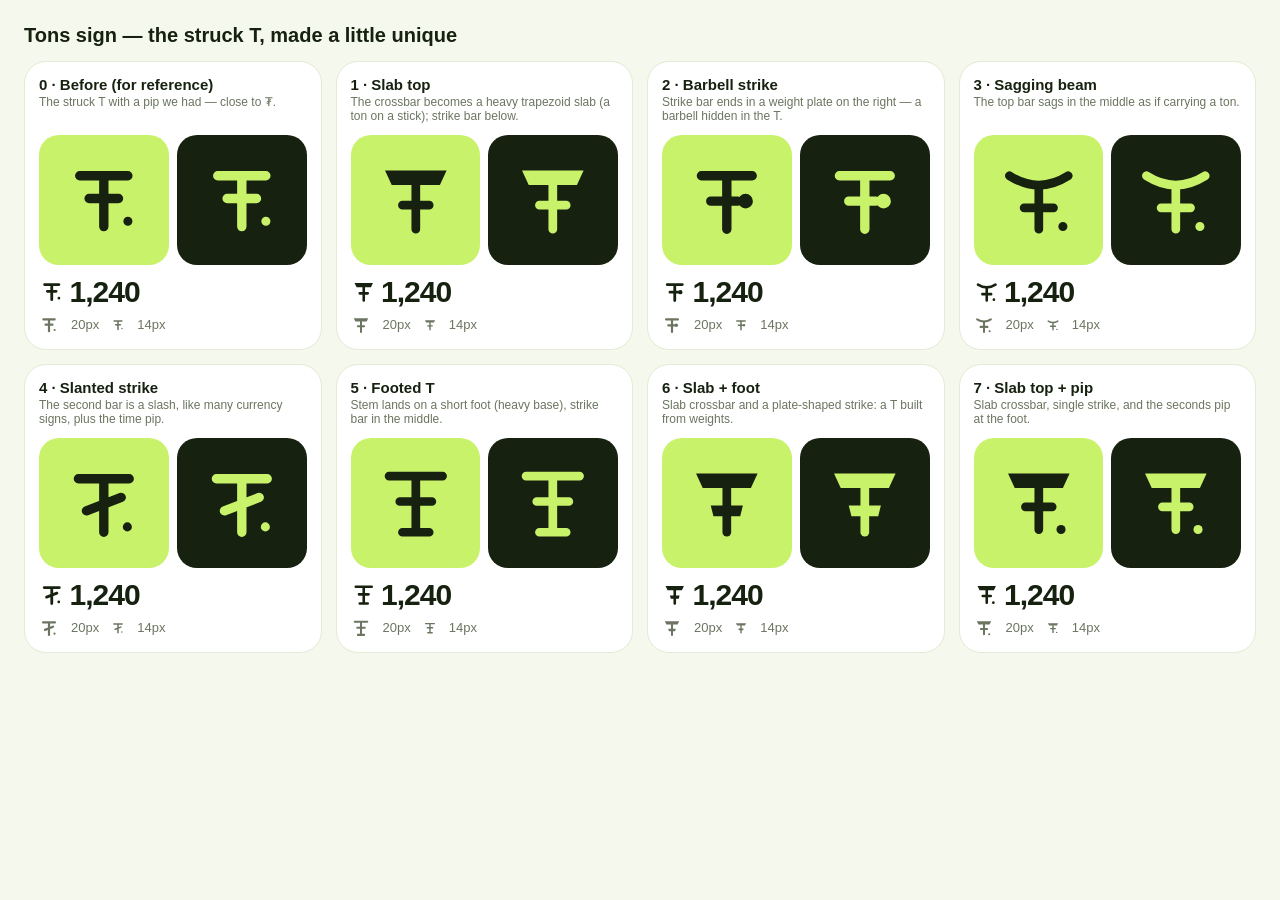
<file: brand/concepts/struck-t-variants.html>
<!doctype html><meta charset="utf-8"><title>Struck-T variants</title>
<style>
body{margin:0;padding:24px;background:#F5F8EC;font-family:-apple-system,"Segoe UI",sans-serif;color:#16210F}
h1{font-size:20px;margin:0 0 14px}.row{display:grid;grid-template-columns:repeat(4,1fr);gap:14px}
.c{background:#fff;border:1px solid #E4EAD5;border-radius:22px;padding:14px}.c h2{margin:0 0 2px;font-size:15px}.c p{margin:0 0 10px;color:#6B7560;font-size:12px;min-height:30px}
.tiles{display:flex;gap:8px}.tile{flex:1;aspect-ratio:1;border-radius:20px;display:grid;place-items:center}.lime{background:#C9F26B}.ink{background:#16210F;color:#C9F26B}.tile svg{width:66%}
.amt{display:flex;align-items:center;gap:5px;margin-top:10px;font-weight:800;font-size:30px;letter-spacing:-1px}.amt svg{width:.85em;height:.85em}
.sm{display:flex;gap:12px;align-items:center;margin-top:6px;color:#6B7560;font-size:13px}
</style>
<h1>Tons sign — the struck T, made a little unique</h1><div class="row" id="r"></div>
<script>
const L='fill="none" stroke="currentColor" stroke-linecap="round" stroke-linejoin="round"';
const sv=(inner,w=7)=>`<svg viewBox="0 0 64 64" ${L} stroke-width="${w}">${inner}</svg>`;
const fill=d=>`<path d="${d}" fill="currentColor" stroke="none"/>`;
const C=[
 {n:'0 · Before (for reference)',d:'The struck T with a pip we had — close to ₮.',
  g:sv('<path d="M14 14H50M32 14V52M21 31H43"/>'+fill('M53.4 48 a3.4 3.4 0 1 1 -6.8 0 a3.4 3.4 0 1 1 6.8 0')) },
 {n:'1 · Slab top',d:'The crossbar becomes a heavy trapezoid slab (a ton on a stick); strike bar below.',
  g:sv(fill('M9 10 H55 L50 21 H14 Z')+'<path d="M32 21V54M22 36H42"/>',6.5)},
 {n:'2 · Barbell strike',d:'Strike bar ends in a weight plate on the right — a barbell hidden in the T.',
  g:sv('<path d="M13 14H51M32 14V54M20 33H40"/>'+fill('M46 33 m-5.5 0 a5.5 5.5 0 1 0 11 0 a5.5 5.5 0 1 0 -11 0'))},
 {n:'3 · Sagging beam',d:'The top bar sags in the middle as if carrying a ton.',
  g:sv('<path d="M10 14 Q32 28 54 14"/><path d="M32 22V54M21 38H43"/>'+fill('M53.4 52 a3.4 3.4 0 1 1 -6.8 0 a3.4 3.4 0 1 1 6.8 0'),6.5)},
 {n:'4 · Slanted strike',d:'The second bar is a slash, like many currency signs, plus the time pip.',
  g:sv('<path d="M13 14H51M32 14V54M19 38L45 28"/>'+fill('M53 50 a3.4 3.4 0 1 1 -6.8 0 a3.4 3.4 0 1 1 6.8 0'))},
 {n:'5 · Footed T',d:'Stem lands on a short foot (heavy base), strike bar in the middle.',
  g:sv('<path d="M12 12H52M32 12V52M20 31H44M22 54H42"/>',6.5)},
 {n:'6 · Slab + foot',d:'Slab crossbar and a plate-shaped strike: a T built from weights.',
  g:sv(fill('M9 10 H55 L50 21 H14 Z')+'<path d="M32 21V54"/>'+fill('M20 34 H44 L42 42 H22 Z'),6.5)},
 {n:'7 · Slab top + pip',d:'Slab crossbar, single strike, and the seconds pip at the foot.',
  g:sv(fill('M9 10 H55 L50 21 H14 Z')+'<path d="M32 21V52M22 35H42"/>'+fill('M52 52 a3.4 3.4 0 1 1 -6.8 0 a3.4 3.4 0 1 1 6.8 0'),6.5)},
];
document.getElementById('r').innerHTML=C.map(c=>`<div class="c"><h2>${c.n}</h2><p>${c.d}</p><div class="tiles"><div class="tile lime" style="color:#16210F">${c.g}</div><div class="tile ink">${c.g}</div></div>
<div class="amt">${c.g}<span>1,240</span></div><div class="sm">${c.g.replace('<svg','<svg style="width:20px;height:20px"')}<span>20px</span>${c.g.replace('<svg','<svg style="width:14px;height:14px"')}<span>14px</span></div></div>`).join('');
</script>
</file>
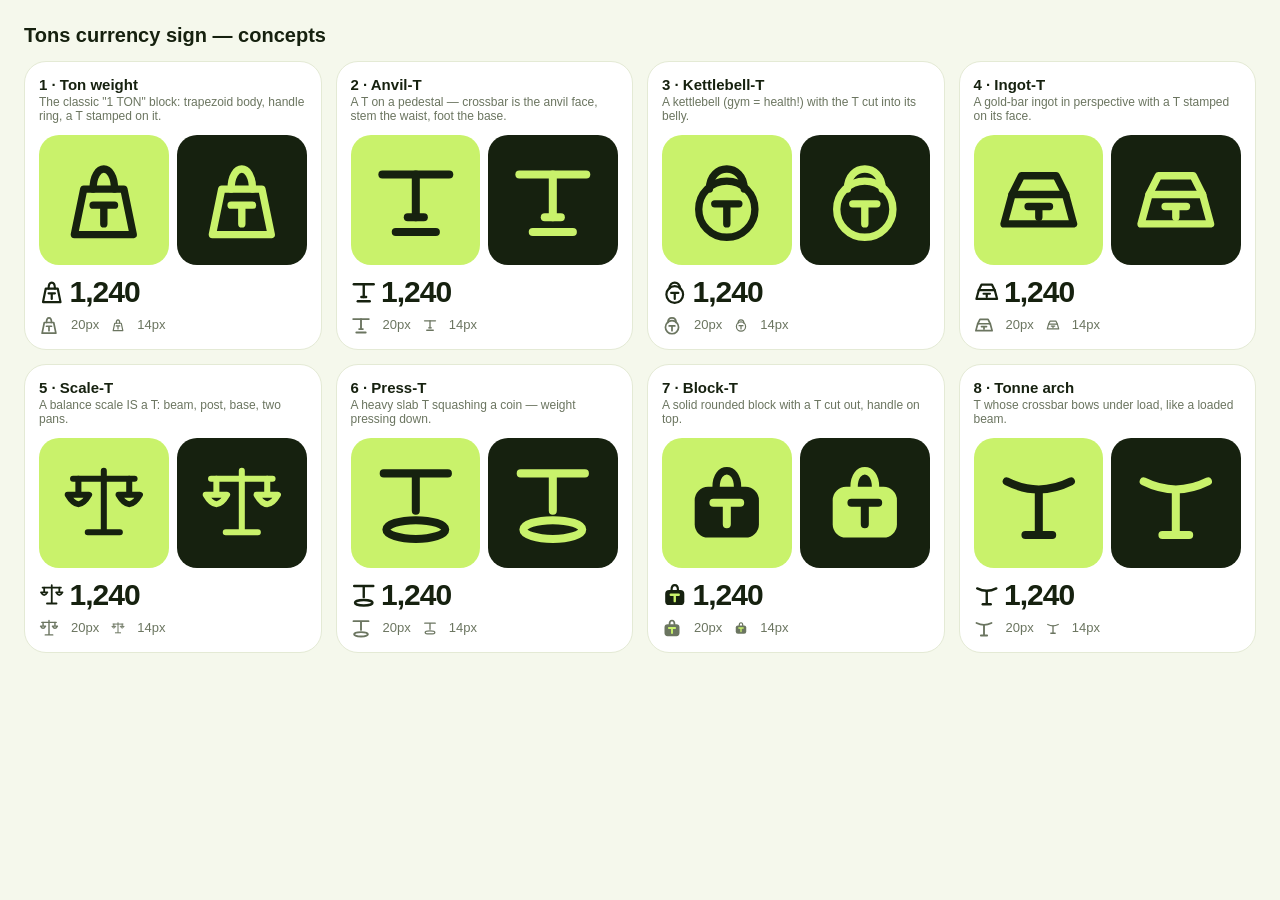
<file: brand/concepts/weights-round-1.html>
<!doctype html><meta charset="utf-8"><title>Tons sign concepts</title>
<style>
body{margin:0;padding:24px;background:#F5F8EC;font-family:-apple-system,"Segoe UI",sans-serif;color:#16210F}
h1{font-size:20px;margin:0 0 14px}.row{display:grid;grid-template-columns:repeat(4,1fr);gap:14px}
.c{background:#fff;border:1px solid #E4EAD5;border-radius:22px;padding:14px}.c h2{margin:0 0 2px;font-size:15px}.c p{margin:0 0 10px;color:#6B7560;font-size:12px;min-height:30px}
.tiles{display:flex;gap:8px}.tile{flex:1;aspect-ratio:1;border-radius:20px;display:grid;place-items:center}.lime{background:#C9F26B}.ink{background:#16210F;color:#C9F26B}.tile svg{width:66%}
.amt{display:flex;align-items:center;gap:5px;margin-top:10px;font-weight:800;font-size:30px;letter-spacing:-1px}.amt svg{width:.85em;height:.85em}
.sm{display:flex;gap:12px;align-items:center;margin-top:6px;color:#6B7560;font-size:13px}
</style>
<h1>Tons currency sign — concepts</h1><div class="row" id="r"></div>
<script>
const S='fill="none" stroke="currentColor" stroke-linecap="round" stroke-linejoin="round"';
const svg=(inner,w=5.5)=>`<svg viewBox="0 0 64 64" ${S} stroke-width="${w}">${inner}</svg>`;
const C=[
 {n:'1 · Ton weight',d:'The classic "1 TON" block: trapezoid body, handle ring, a T stamped on it.',
  g:svg('<path d="M10 58 L17 24 H47 L54 58 Z"/><path d="M24 24 C24 4 40 4 40 24"/><path d="M24 36 H40 M32 36 V50"/>')},
 {n:'2 · Anvil-T',d:'A T on a pedestal — crossbar is the anvil face, stem the waist, foot the base.',
  g:svg('<path d="M7 13 H57"/><path d="M32 13 V45"/><path d="M17 56 H47"/><path d="M26 45 H38"/>',6)},
 {n:'3 · Kettlebell-T',d:'A kettlebell (gym = health!) with the T cut into its belly.',
  g:svg('<circle cx="32" cy="39" r="21"/><path d="M19 24 C19 4 45 4 45 24"/><path d="M23 35 H41 M32 35 V50"/>')},
 {n:'4 · Ingot-T',d:'A gold-bar ingot in perspective with a T stamped on its face.',
  g:svg('<path d="M6 50 L12 28 H52 L58 50 Z"/><path d="M12 28 L19 14 H45 L52 28"/><path d="M24 37 H40 M32 37 V45"/>')},
 {n:'5 · Scale-T',d:'A balance scale IS a T: beam, post, base, two pans.',
  g:svg('<path d="M9 14 H55 M32 8 V52 M20 54 H44"/><path d="M13 14 V24 M5 26 Q13 40 21 26 Z M51 14 V24 M43 26 Q51 40 59 26 Z"/>',4.5)},
 {n:'6 · Press-T',d:'A heavy slab T squashing a coin — weight pressing down.',
  g:svg('<path d="M8 10 H56 M32 10 V38"/><ellipse cx="32" cy="52" rx="22" ry="7"/><path d="M14 52 V46 H50 V52" opacity=".0"/>',6)},
 {n:'7 · Block-T',d:'A solid rounded block with a T cut out, handle on top.',
  g:`<svg viewBox="0 0 64 64" ${S} stroke-width="5.5"><path d="M24 20 C24 4 40 4 40 20"/><rect x="8" y="20" width="48" height="38" rx="10" fill="currentColor" stroke="none"/><path d="M22 32 H42 M32 32 V48" stroke="#C9F26B" stroke-width="6" class="cut"/></svg>`},
 {n:'8 · Tonne arch',d:'T whose crossbar bows under load, like a loaded beam.',
  g:svg('<path d="M8 16 Q32 28 56 16"/><path d="M32 23 V54"/><path d="M22 56 H42"/>',6)},
];
document.getElementById('r').innerHTML=C.map(c=>`<div class="c"><h2>${c.n}</h2><p>${c.d}</p><div class="tiles"><div class="tile lime" style="color:#16210F">${c.g}</div><div class="tile ink">${c.g.replace(/stroke="#C9F26B"/,'stroke="#16210F"')}</div></div>
<div class="amt">${c.g}<span>1,240</span></div><div class="sm">${c.g.replace('<svg','<svg style="width:20px;height:20px"')}<span>20px</span>${c.g.replace('<svg','<svg style="width:14px;height:14px"')}<span>14px</span></div></div>`).join('');
</script>
</file>
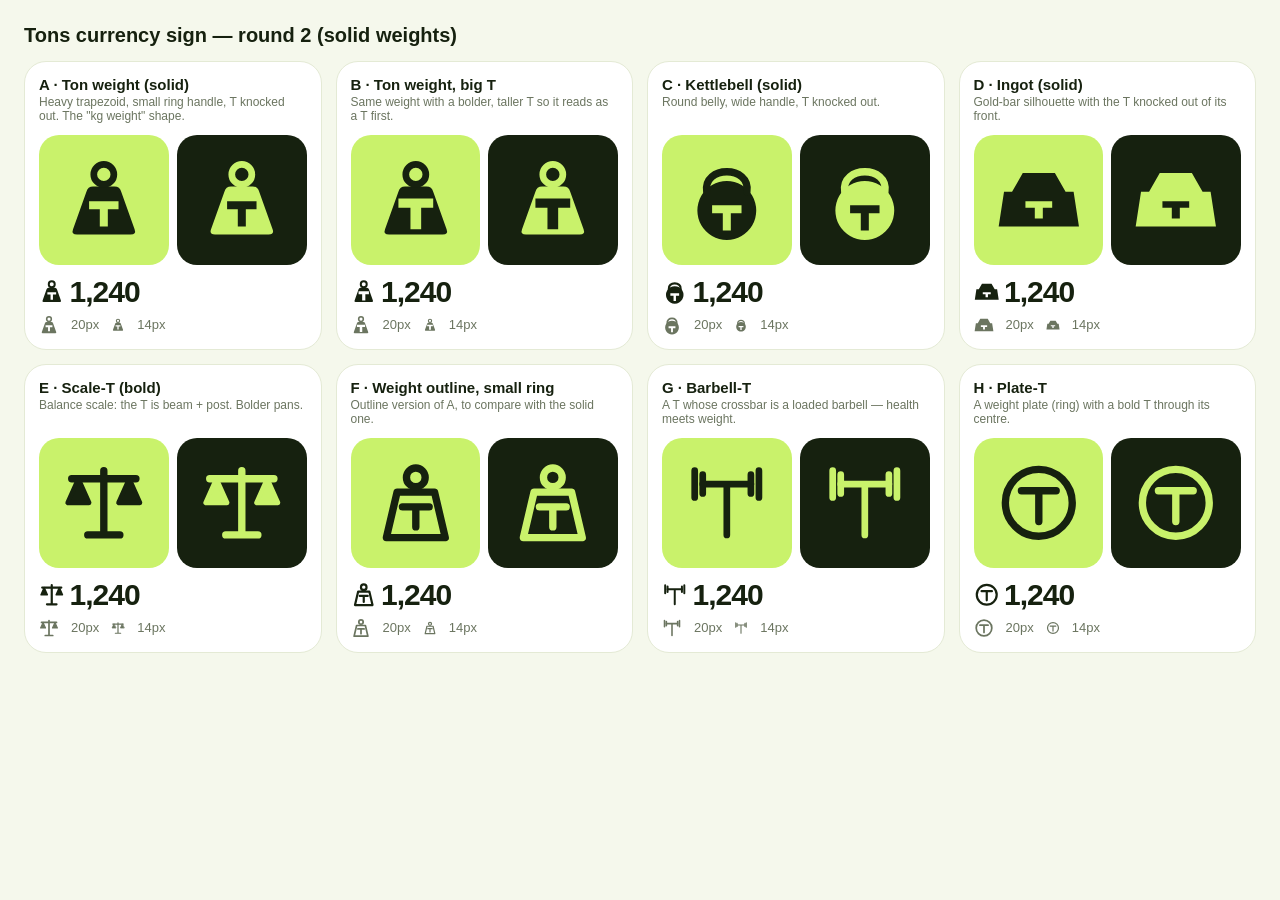
<file: brand/concepts/weights-round-2.html>
<!doctype html><meta charset="utf-8"><title>Tons sign concepts 2</title>
<style>
body{margin:0;padding:24px;background:#F5F8EC;font-family:-apple-system,"Segoe UI",sans-serif;color:#16210F}
h1{font-size:20px;margin:0 0 14px}.row{display:grid;grid-template-columns:repeat(4,1fr);gap:14px}
.c{background:#fff;border:1px solid #E4EAD5;border-radius:22px;padding:14px}.c h2{margin:0 0 2px;font-size:15px}.c p{margin:0 0 10px;color:#6B7560;font-size:12px;min-height:30px}
.tiles{display:flex;gap:8px}.tile{flex:1;aspect-ratio:1;border-radius:20px;display:grid;place-items:center}.lime{background:#C9F26B}.ink{background:#16210F;color:#C9F26B}.tile svg{width:66%}
.amt{display:flex;align-items:center;gap:5px;margin-top:10px;font-weight:800;font-size:30px;letter-spacing:-1px}.amt svg{width:.85em;height:.85em}
.sm{display:flex;gap:12px;align-items:center;margin-top:6px;color:#6B7560;font-size:13px}
</style>
<h1>Tons currency sign — round 2 (solid weights)</h1><div class="row" id="r"></div>
<script>
const F='fill="currentColor" stroke="currentColor" stroke-linecap="round" stroke-linejoin="round"';
const T_HOLE='M21 33 H43 V39 H35 V52 H29 V39 H21 Z';
const BODY='M24 22 H40 Q44 22 45 26 L55 54 Q56.5 58 52 58 H12 Q7.5 58 9 54 L19 26 Q20 22 24 22 Z';
const C=[
 {n:'A · Ton weight (solid)',d:'Heavy trapezoid, small ring handle, T knocked out. The "kg weight" shape.',
  g:`<svg viewBox="0 0 64 64" ${F} stroke-width="5"><path d="${BODY} ${T_HOLE}" fill-rule="evenodd" stroke="none"/><circle cx="32" cy="13" r="7.5" fill="none"/></svg>`},
 {n:'B · Ton weight, big T',d:'Same weight with a bolder, taller T so it reads as a T first.',
  g:`<svg viewBox="0 0 64 64" ${F} stroke-width="5"><path d="${BODY} M19 31 H45 V38 H36 V54 H28 V38 H19 Z" fill-rule="evenodd" stroke="none"/><circle cx="32" cy="13" r="7.5" fill="none"/></svg>`},
 {n:'C · Kettlebell (solid)',d:'Round belly, wide handle, T knocked out.',
  g:`<svg viewBox="0 0 64 64" ${F} stroke-width="5.5"><path d="M32 18 A22 22 0 1 1 31.99 18 Z M21 36 H43 V42 H35 V55 H29 V42 H21 Z" fill-rule="evenodd" stroke="none"/><path d="M17 26 C14 6 50 6 47 26" fill="none"/></svg>`},
 {n:'D · Ingot (solid)',d:'Gold-bar silhouette with the T knocked out of its front.',
  g:`<svg viewBox="0 0 64 64" ${F}><path d="M20 12 H44 L52 26 H58 L62 52 H2 L6 26 H12 Z M22 33 H42 V38 H35 V46 H29 V38 H22 Z" fill-rule="evenodd" stroke="none"/></svg>`},
 {n:'E · Scale-T (bold)',d:'Balance scale: the T is beam + post. Bolder pans.',
  g:`<svg viewBox="0 0 64 64" fill="none" stroke="currentColor" stroke-linecap="round" stroke-linejoin="round" stroke-width="5.5"><path d="M8 14 H56 M32 8 V54 M20 56 H44"/><path d="M13 14 L5 32 H21 Z M51 14 L43 32 H59 Z" fill="currentColor" stroke-width="3.5"/></svg>`},
 {n:'F · Weight outline, small ring',d:'Outline version of A, to compare with the solid one.',
  g:`<svg viewBox="0 0 64 64" fill="none" stroke="currentColor" stroke-linecap="round" stroke-linejoin="round" stroke-width="5.5"><path d="M10 58 L18 24 H46 L54 58 Z"/><circle cx="32" cy="13" r="7"/><path d="M22 35 H42 M32 35 V50"/></svg>`},
 {n:'G · Barbell-T',d:'A T whose crossbar is a loaded barbell — health meets weight.',
  g:`<svg viewBox="0 0 64 64" fill="none" stroke="currentColor" stroke-linecap="round" stroke-linejoin="round" stroke-width="5"><path d="M14 18 H50 M32 18 V56"/><path d="M8 8 V28 M14 11 V25 M56 8 V28 M50 11 V25"/></svg>`},
 {n:'H · Plate-T',d:'A weight plate (ring) with a bold T through its centre.',
  g:`<svg viewBox="0 0 64 64" fill="none" stroke="currentColor" stroke-linecap="round" stroke-linejoin="round" stroke-width="5.5"><circle cx="32" cy="32" r="25"/><path d="M19 23 H45 M32 23 V46"/></svg>`},
];
document.getElementById('r').innerHTML=C.map(c=>`<div class="c"><h2>${c.n}</h2><p>${c.d}</p><div class="tiles"><div class="tile lime" style="color:#16210F">${c.g}</div><div class="tile ink">${c.g}</div></div>
<div class="amt">${c.g}<span>1,240</span></div><div class="sm">${c.g.replace('<svg','<svg style="width:20px;height:20px"')}<span>20px</span>${c.g.replace('<svg','<svg style="width:14px;height:14px"')}<span>14px</span></div></div>`).join('');
</script>
</file>
